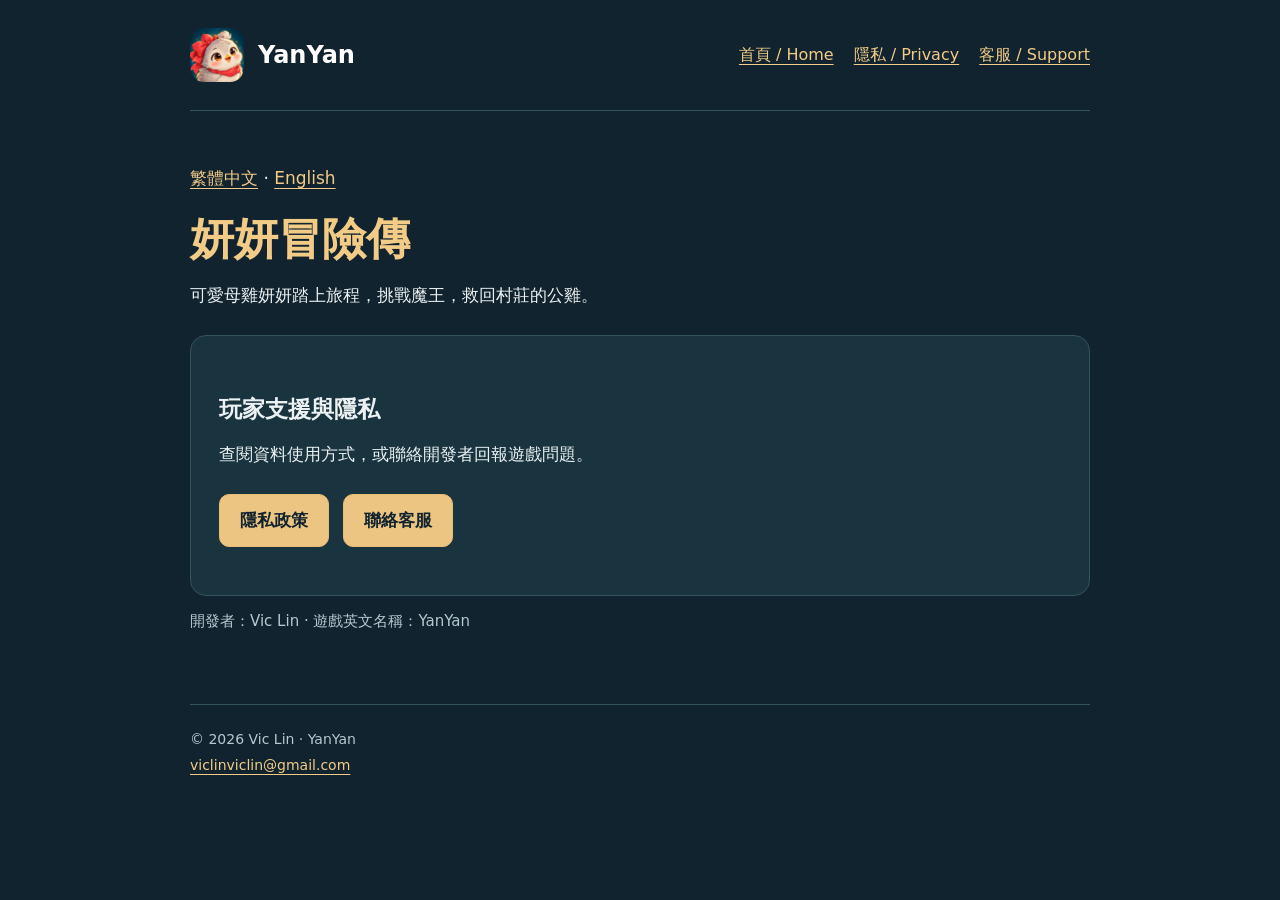
<file: index.html>
<!doctype html><html lang="zh-Hant"><head><meta charset="utf-8"><meta name="viewport" content="width=device-width,initial-scale=1"><title>YanYan 妍妍冒險傳</title><meta name="description" content="YanYan 妍妍冒險傳：隱私政策與玩家支援。Privacy policy and player support."><link rel="icon" href="assets/icon.png"><link rel="stylesheet" href="style.css"><script src="language.js" defer></script></head><body data-title-zh="YanYan 妍妍冒險傳" data-title-en="YanYan · Player support"><header><a class="brand" data-route="index.html" href="index.html"><img src="assets/icon.png" alt="YanYan" width="54" height="54">YanYan</a><nav aria-label="Navigation"><a data-route="index.html" href="index.html">首頁 / Home</a><a data-route="privacy.html" href="privacy.html">隱私 / Privacy</a><a data-route="support.html" href="support.html">客服 / Support</a></nav></header><main><div class="language"><a href="index.html?lang=zh" data-switch="zh">繁體中文</a> · <a href="index.html?lang=en" data-switch="en">English</a></div><article data-language="zh"><h1>妍妍冒險傳</h1><p>可愛母雞妍妍踏上旅程，挑戰魔王，救回村莊的公雞。</p><div class="card"><h2>玩家支援與隱私</h2><p>查閱資料使用方式，或聯絡開發者回報遊戲問題。</p><div class="actions"><a class="button" href="privacy.html">隱私政策</a><a class="button" href="support.html">聯絡客服</a></div></div><p class="meta">開發者：Vic Lin · 遊戲英文名稱：YanYan</p></article><article data-language="en" hidden><h1>YanYan</h1><p>A brave little hen sets off to battle bosses and bring the village’s roosters home.</p><div class="card"><h2>Player support and privacy</h2><p>Learn how data is handled or contact the developer about a game issue.</p><div class="actions"><a class="button" href="privacy.html?lang=en">Privacy policy</a><a class="button" href="support.html?lang=en">Contact support</a></div></div><p class="meta">Developer: Vic Lin · Chinese title: 妍妍冒險傳</p></article></main><footer>© 2026 Vic Lin · YanYan<br><a class="email" href="mailto:viclinviclin@gmail.com">viclinviclin@gmail.com</a></footer></body></html>
</file>
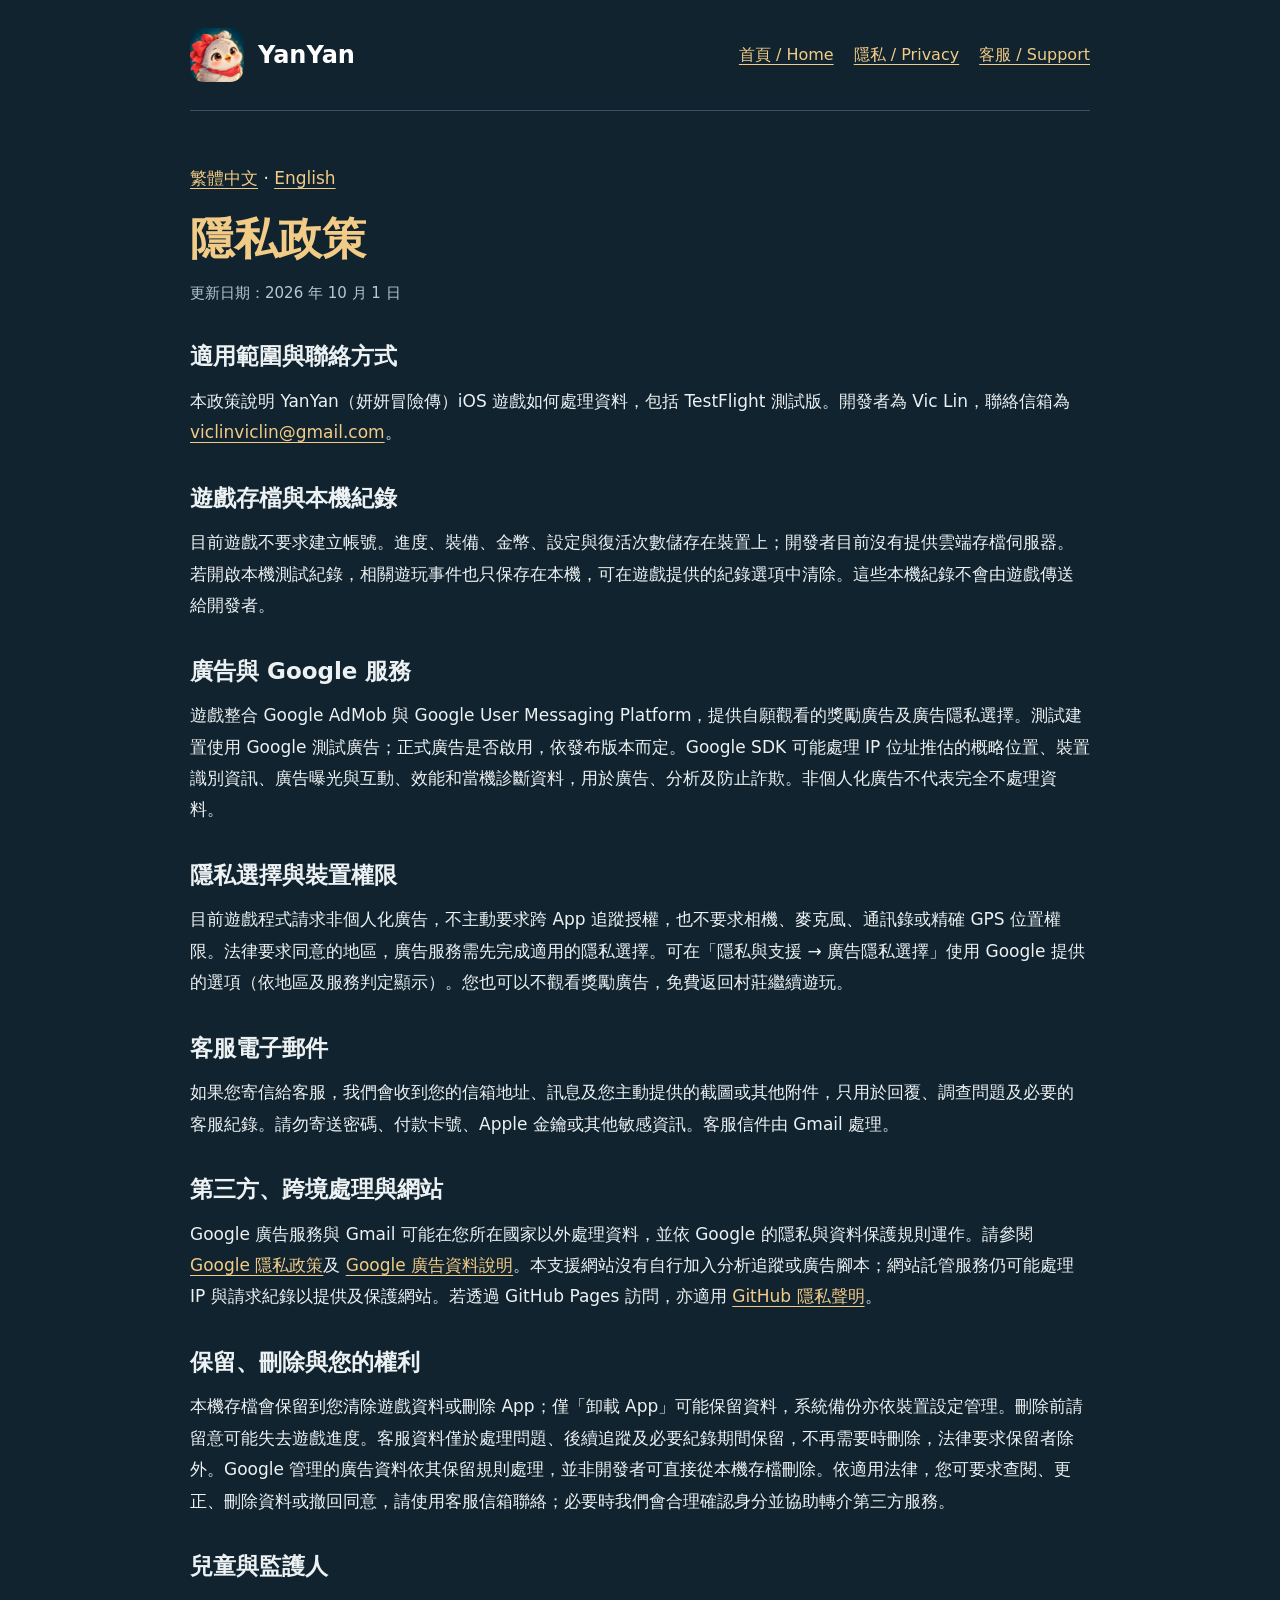
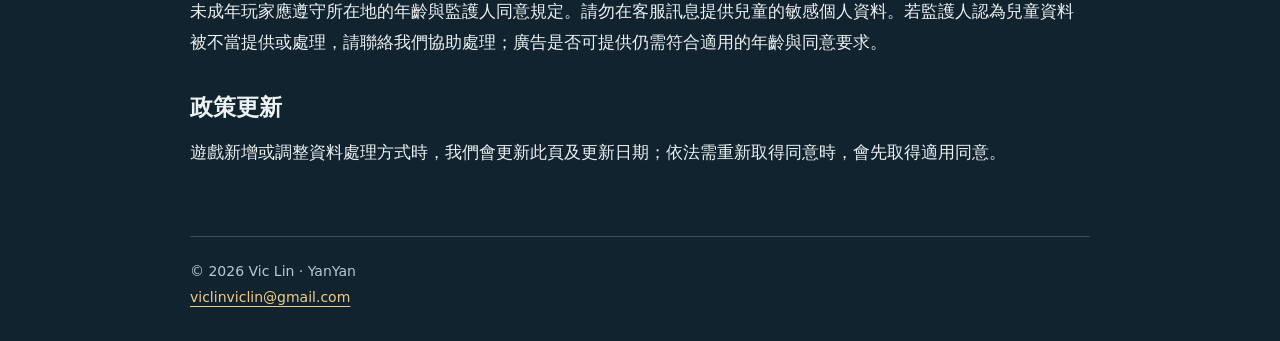
<file: privacy.html>
<!doctype html><html lang="zh-Hant"><head><meta charset="utf-8"><meta name="viewport" content="width=device-width,initial-scale=1"><title>YanYan · 隱私政策</title><meta name="description" content="YanYan 妍妍冒險傳：隱私政策與玩家支援。Privacy policy and player support."><link rel="icon" href="assets/icon.png"><link rel="stylesheet" href="style.css"><script src="language.js" defer></script></head><body data-title-zh="YanYan · 隱私政策" data-title-en="YanYan · Privacy policy"><header><a class="brand" data-route="index.html" href="index.html"><img src="assets/icon.png" alt="YanYan" width="54" height="54">YanYan</a><nav aria-label="Navigation"><a data-route="index.html" href="index.html">首頁 / Home</a><a data-route="privacy.html" href="privacy.html">隱私 / Privacy</a><a data-route="support.html" href="support.html">客服 / Support</a></nav></header><main><div class="language"><a href="privacy.html?lang=zh" data-switch="zh">繁體中文</a> · <a href="privacy.html?lang=en" data-switch="en">English</a></div><article data-language="zh"><h1>隱私政策</h1><p class="meta">更新日期：2026 年 10 月 1 日</p><h2>適用範圍與聯絡方式</h2><p>本政策說明 YanYan（妍妍冒險傳）iOS 遊戲如何處理資料，包括 TestFlight 測試版。開發者為 Vic Lin，聯絡信箱為 <a class="email" href="mailto:viclinviclin@gmail.com">viclinviclin@gmail.com</a>。</p><h2>遊戲存檔與本機紀錄</h2><p>目前遊戲不要求建立帳號。進度、裝備、金幣、設定與復活次數儲存在裝置上；開發者目前沒有提供雲端存檔伺服器。若開啟本機測試紀錄，相關遊玩事件也只保存在本機，可在遊戲提供的紀錄選項中清除。這些本機紀錄不會由遊戲傳送給開發者。</p><h2>廣告與 Google 服務</h2><p>遊戲整合 Google AdMob 與 Google User Messaging Platform，提供自願觀看的獎勵廣告及廣告隱私選擇。測試建置使用 Google 測試廣告；正式廣告是否啟用，依發布版本而定。Google SDK 可能處理 IP 位址推估的概略位置、裝置識別資訊、廣告曝光與互動、效能和當機診斷資料，用於廣告、分析及防止詐欺。非個人化廣告不代表完全不處理資料。</p><h2>隱私選擇與裝置權限</h2><p>目前遊戲程式請求非個人化廣告，不主動要求跨 App 追蹤授權，也不要求相機、麥克風、通訊錄或精確 GPS 位置權限。法律要求同意的地區，廣告服務需先完成適用的隱私選擇。可在「隱私與支援 → 廣告隱私選擇」使用 Google 提供的選項（依地區及服務判定顯示）。您也可以不觀看獎勵廣告，免費返回村莊繼續遊玩。</p><h2>客服電子郵件</h2><p>如果您寄信給客服，我們會收到您的信箱地址、訊息及您主動提供的截圖或其他附件，只用於回覆、調查問題及必要的客服紀錄。請勿寄送密碼、付款卡號、Apple 金鑰或其他敏感資訊。客服信件由 Gmail 處理。</p><h2>第三方、跨境處理與網站</h2><p>Google 廣告服務與 Gmail 可能在您所在國家以外處理資料，並依 Google 的隱私與資料保護規則運作。請參閱 <a href="https://policies.google.com/privacy">Google 隱私政策</a>及 <a href="https://policies.google.com/technologies/ads">Google 廣告資料說明</a>。本支援網站沒有自行加入分析追蹤或廣告腳本；網站託管服務仍可能處理 IP 與請求紀錄以提供及保護網站。若透過 GitHub Pages 訪問，亦適用 <a href="https://docs.github.com/en/site-policy/privacy-policies/github-general-privacy-statement">GitHub 隱私聲明</a>。</p><h2>保留、刪除與您的權利</h2><p>本機存檔會保留到您清除遊戲資料或刪除 App；僅「卸載 App」可能保留資料，系統備份亦依裝置設定管理。刪除前請留意可能失去遊戲進度。客服資料僅於處理問題、後續追蹤及必要紀錄期間保留，不再需要時刪除，法律要求保留者除外。Google 管理的廣告資料依其保留規則處理，並非開發者可直接從本機存檔刪除。依適用法律，您可要求查閱、更正、刪除資料或撤回同意，請使用客服信箱聯絡；必要時我們會合理確認身分並協助轉介第三方服務。</p><h2>兒童與監護人</h2><p>未成年玩家應遵守所在地的年齡與監護人同意規定。請勿在客服訊息提供兒童的敏感個人資料。若監護人認為兒童資料被不當提供或處理，請聯絡我們協助處理；廣告是否可提供仍需符合適用的年齡與同意要求。</p><h2>政策更新</h2><p>遊戲新增或調整資料處理方式時，我們會更新此頁及更新日期；依法需重新取得同意時，會先取得適用同意。</p></article><article data-language="en" hidden><h1>Privacy policy</h1><p class="meta">Last updated: October 1, 2026</p><h2>Scope and contact</h2><p>This policy explains data handling in YanYan for iOS, including its TestFlight builds. The developer is Vic Lin. Contact: <a class="email" href="mailto:viclinviclin@gmail.com">viclinviclin@gmail.com</a>.</p><h2>Game saves and local records</h2><p>The current game does not require an account. Progress, equipment, coins, settings and revival limits are saved on your device; the developer does not currently operate a cloud-save server. Optional local testing records remain on the device and can be cleared using the game’s record controls. The game does not send these local records to the developer.</p><h2>Advertising and Google services</h2><p>The game integrates Google AdMob for optional rewarded ads and Google User Messaging Platform for advertising privacy choices. Test builds use Google test ads; live advertising depends on the released build. Google’s SDK may process IP-based approximate location, device identifiers, ad views and interactions, performance information and crash diagnostics for advertising, analytics and fraud prevention. Non-personalized ads can still involve data processing.</p><h2>Privacy choices and device permissions</h2><p>The current game code requests non-personalized ads, does not initiate cross-app tracking permission requests, and does not request camera, microphone, contacts or precise GPS access. Where consent is legally required, applicable advertising privacy choices must be completed first. Google’s available choices can be accessed through Privacy & Support → Ad privacy choices, depending on region and service requirements. You may decline rewarded ads and return to the village for free to continue playing.</p><h2>Support emails</h2><p>If you email support, we receive your email address, message and any screenshots or attachments you choose to provide. We use these to respond, investigate issues and maintain necessary support records. Do not send passwords, payment-card numbers, Apple keys or other sensitive information. Support email is handled through Gmail.</p><h2>Third parties, international processing and this website</h2><p>Google advertising services and Gmail may process data outside your country under Google’s privacy and data-protection rules. See <a href="https://policies.google.com/privacy">Google’s Privacy Policy</a> and <a href="https://policies.google.com/technologies/ads">Google’s advertising information</a>. This support website adds no analytics tracking or advertising scripts. Its hosting provider may still process IP addresses and request logs to deliver and protect the site. When accessed through GitHub Pages, the <a href="https://docs.github.com/en/site-policy/privacy-policies/github-general-privacy-statement">GitHub Privacy Statement</a> also applies.</p><h2>Retention, deletion and your rights</h2><p>Local saves remain until game data is cleared or the app is deleted. Offloading the app may retain data, and system backups depend on device settings. Deletion may erase your progress. Support information is retained only while needed for the issue, follow-up and necessary records, unless law requires longer retention. Google-managed advertising data follows Google’s retention rules and cannot be deleted by clearing a game save. Subject to applicable law, you may request access, correction, deletion or withdrawal of consent by emailing support. We may reasonably verify identity and help direct requests to the relevant third-party service.</p><h2>Children and guardians</h2><p>Minors should follow local age and guardian-consent requirements. Do not include children’s sensitive personal information in support messages. Guardians who believe a child’s data has been improperly provided or processed should contact us for assistance. Advertising must meet applicable age and consent requirements.</p><h2>Policy updates</h2><p>We will update this page and its date when the game’s data practices change. Where renewed consent is legally required, applicable consent will be obtained first.</p></article></main><footer>© 2026 Vic Lin · YanYan<br><a class="email" href="mailto:viclinviclin@gmail.com">viclinviclin@gmail.com</a></footer></body></html>
</file>
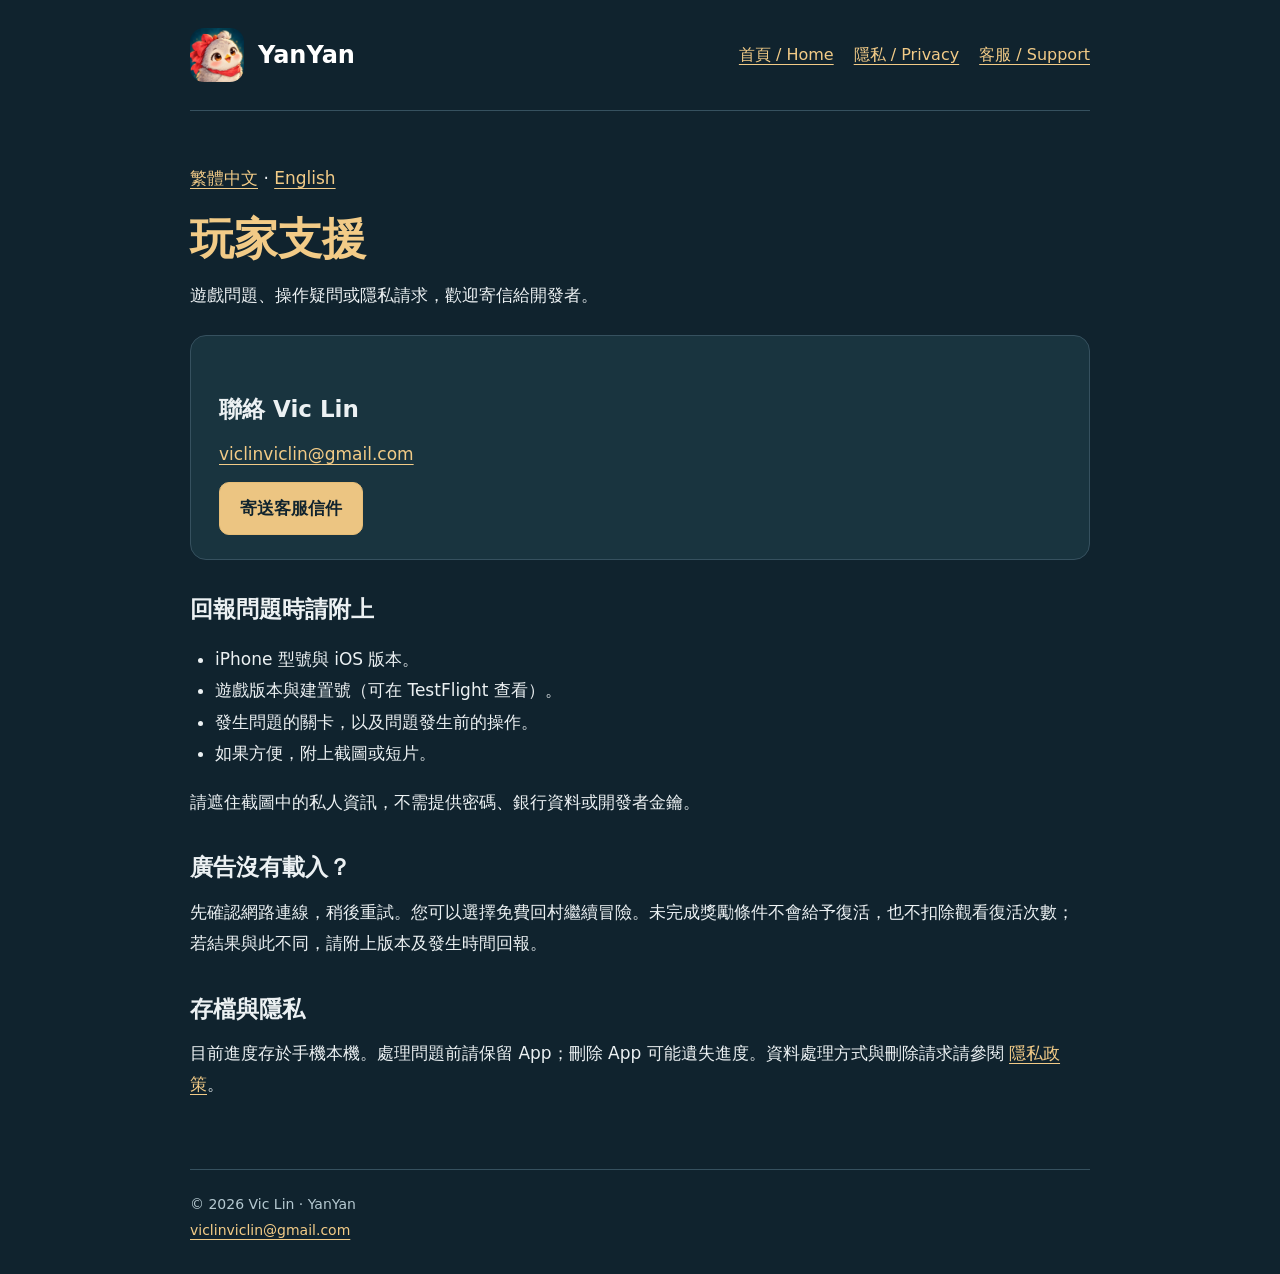
<file: support.html>
<!doctype html><html lang="zh-Hant"><head><meta charset="utf-8"><meta name="viewport" content="width=device-width,initial-scale=1"><title>YanYan · 玩家支援</title><meta name="description" content="YanYan 妍妍冒險傳：隱私政策與玩家支援。Privacy policy and player support."><link rel="icon" href="assets/icon.png"><link rel="stylesheet" href="style.css"><script src="language.js" defer></script></head><body data-title-zh="YanYan · 玩家支援" data-title-en="YanYan · Player support"><header><a class="brand" data-route="index.html" href="index.html"><img src="assets/icon.png" alt="YanYan" width="54" height="54">YanYan</a><nav aria-label="Navigation"><a data-route="index.html" href="index.html">首頁 / Home</a><a data-route="privacy.html" href="privacy.html">隱私 / Privacy</a><a data-route="support.html" href="support.html">客服 / Support</a></nav></header><main><div class="language"><a href="support.html?lang=zh" data-switch="zh">繁體中文</a> · <a href="support.html?lang=en" data-switch="en">English</a></div><article data-language="zh"><h1>玩家支援</h1><p>遊戲問題、操作疑問或隱私請求，歡迎寄信給開發者。</p><div class="card"><h2>聯絡 Vic Lin</h2><p><a class="email" href="mailto:viclinviclin@gmail.com?subject=YanYan%20Support">viclinviclin@gmail.com</a></p><a class="button" href="mailto:viclinviclin@gmail.com?subject=YanYan%20Support">寄送客服信件</a></div><h2>回報問題時請附上</h2><ul><li>iPhone 型號與 iOS 版本。</li><li>遊戲版本與建置號（可在 TestFlight 查看）。</li><li>發生問題的關卡，以及問題發生前的操作。</li><li>如果方便，附上截圖或短片。</li></ul><p>請遮住截圖中的私人資訊，不需提供密碼、銀行資料或開發者金鑰。</p><h2>廣告沒有載入？</h2><p>先確認網路連線，稍後重試。您可以選擇免費回村繼續冒險。未完成獎勵條件不會給予復活，也不扣除觀看復活次數；若結果與此不同，請附上版本及發生時間回報。</p><h2>存檔與隱私</h2><p>目前進度存於手機本機。處理問題前請保留 App；刪除 App 可能遺失進度。資料處理方式與刪除請求請參閱 <a href="privacy.html">隱私政策</a>。</p></article><article data-language="en" hidden><h1>Player support</h1><p>Email the developer for game issues, control questions or privacy requests.</p><div class="card"><h2>Contact Vic Lin</h2><p><a class="email" href="mailto:viclinviclin@gmail.com?subject=YanYan%20Support">viclinviclin@gmail.com</a></p><a class="button" href="mailto:viclinviclin@gmail.com?subject=YanYan%20Support">Email support</a></div><h2>Include these details</h2><ul><li>Your iPhone model and iOS version.</li><li>The game version and build number, available in TestFlight.</li><li>The area affected and what you did before the issue.</li><li>A screenshot or short recording, if convenient.</li></ul><p>Hide private information in screenshots. Passwords, bank details and developer keys are not needed.</p><h2>Ad not loading?</h2><p>Check your connection and try again later. You can return to the village for free and keep playing. Without completing the reward requirements, no revival is granted and no ad-revival use is deducted. If you experience different behavior, report the version and time.</p><h2>Saves and privacy</h2><p>Progress is currently stored on your phone. Keep the app installed while troubleshooting; deleting it may erase progress. See the <a href="privacy.html?lang=en">privacy policy</a> for data practices and deletion requests.</p></article></main><footer>© 2026 Vic Lin · YanYan<br><a class="email" href="mailto:viclinviclin@gmail.com">viclinviclin@gmail.com</a></footer></body></html>
</file>
<file: style.css>
*{box-sizing:border-box}body{margin:0;background:#10232e;color:#ecf1f3;font:17px/1.85 system-ui,-apple-system,"Segoe UI",sans-serif}a{color:#f2cb87;text-underline-offset:4px}a:hover{color:#fff}header,main,footer{width:min(900px,calc(100% - 40px));margin:auto}header{display:flex;align-items:center;justify-content:space-between;gap:20px;padding:28px 0;border-bottom:1px solid #36515f}.brand{display:flex;align-items:center;gap:14px;text-decoration:none;color:#fff;font-size:24px;font-weight:750}.brand img{width:54px;height:54px;border-radius:14px}nav{display:flex;gap:20px;flex-wrap:wrap;font-size:16px}main{padding:36px 0 56px;min-height:60vh}h1{font-size:clamp(30px,6vw,44px);line-height:1.3;margin:0 0 12px;color:#f2cb87}h2{font-size:23px;line-height:1.5;margin:32px 0 10px}p{margin:12px 0}ul{padding-left:25px}.meta{color:#b5c9d1;font-size:15px}.card{padding:24px 28px;background:#19343f;border:1px solid #36515f;border-radius:16px;margin-top:24px}.actions{display:flex;gap:14px;flex-wrap:wrap;margin:24px 0}.button{display:inline-block;padding:10px 20px;border-radius:10px;border:1px solid #e7bd77;background:#ecc582;color:#10232e;text-decoration:none;font-weight:650}.button:hover{background:#ffdf9f;color:#10232e}.language{padding:16px 0}footer{border-top:1px solid #36515f;padding:22px 0 30px;color:#b5c9d1;font-size:14px}.email{overflow-wrap:anywhere}button:focus-visible,a:focus-visible{outline:3px solid #fff;outline-offset:4px}[hidden]{display:none!important}@media(max-width:550px){header{align-items:flex-start;flex-direction:column}nav{gap:14px}main{padding-top:24px}.card{padding:20px}body{font-size:16px}}@media print{body{background:#fff;color:#111}header,nav,.language{display:none}h1,a{color:#111}.card{background:#fff;border:1px solid #aaa}footer{color:#333}}
</file>
